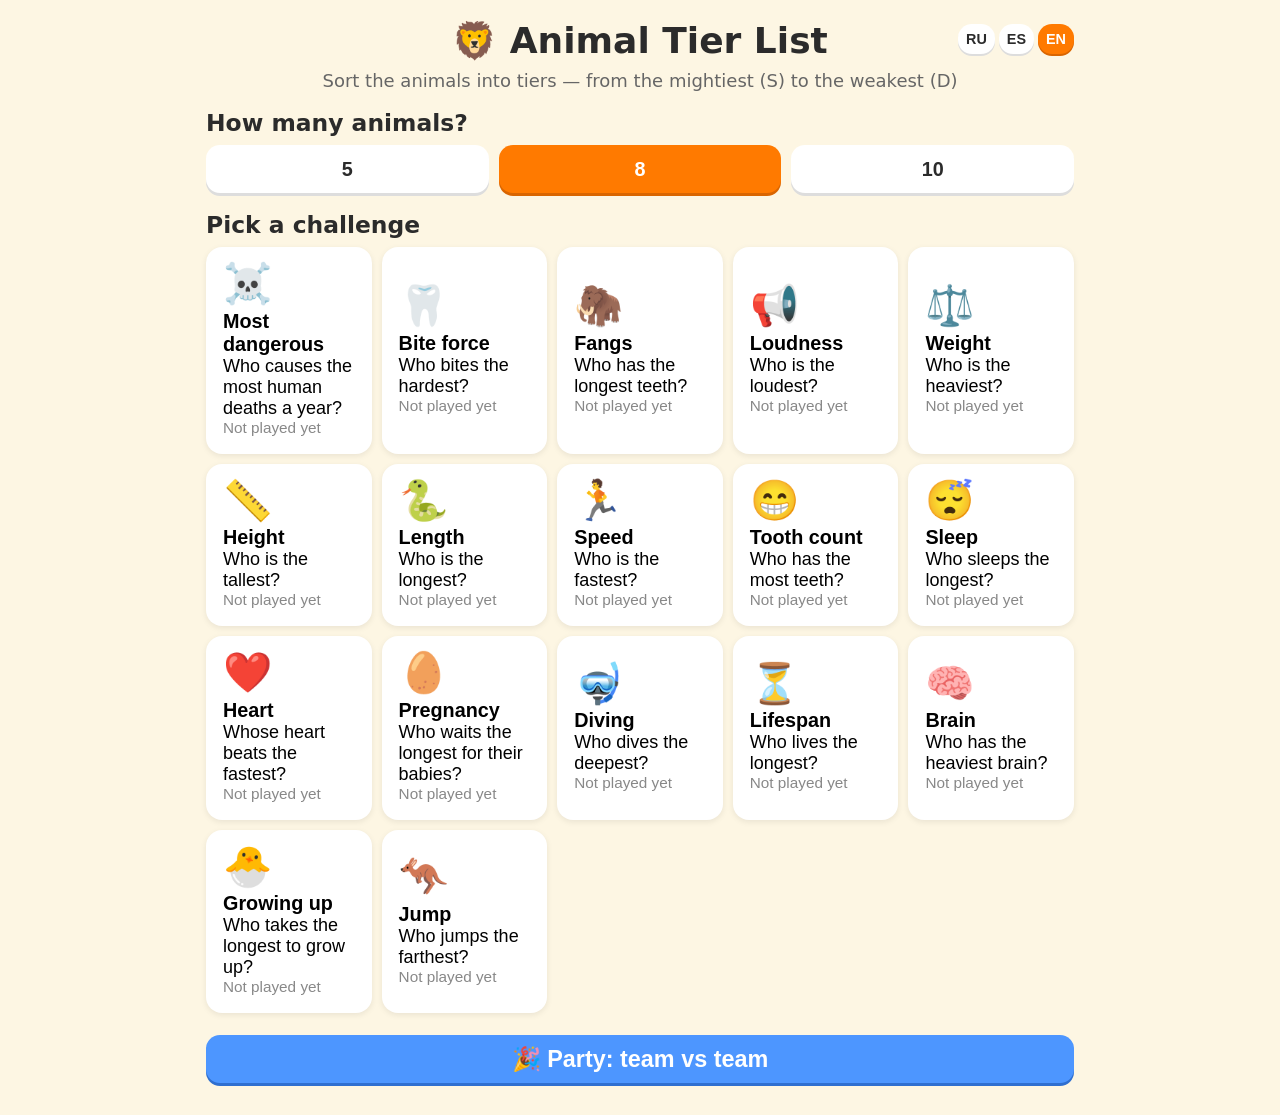
<file: index.html>
<!DOCTYPE html>
<html lang="ru">
<head>
<meta charset="UTF-8">
<meta name="viewport" content="width=device-width, initial-scale=1, maximum-scale=1">
<title>Animal Tier List</title>
<link rel="stylesheet" href="style.css?v=12">
</head>
<body>

<!-- ===== Главный экран: выбор категории и числа животных ===== -->
<section id="home" class="screen">
  <!-- Переключатель языка (i18n.js) -->
  <div id="lang-switch" class="lang"><button class="btn small" data-lang="ru">RU</button><button class="btn small" data-lang="es">ES</button><button class="btn small" data-lang="en">EN</button></div>
  <h1>🦁 Animal Tier List</h1>
  <p class="sub" data-i18n="Расставь животных по уровням — от самых мощных (S) до самых слабых (D)">Расставь животных по уровням — от самых мощных (S) до самых слабых (D)</p>

  <h2 data-i18n="Сколько животных?">Сколько животных?</h2>
  <div id="count-picker" class="row">
    <button class="btn pick" data-n="5">5</button>
    <button class="btn pick active" data-n="8">8</button>
    <button class="btn pick" data-n="10">10</button>
  </div>

  <h2 data-i18n="Выбери задание">Выбери задание</h2>
  <div id="category-list" class="grid"></div>

  <button id="party-btn" class="btn big alt" data-i18n="🎉 Вечеринка: команда на команду">🎉 Вечеринка: команда на команду</button>
</section>

<!-- ===== Вечеринка: настройка команд и выбор режима (party.js) ===== -->
<section id="party" class="screen hidden">
  <header class="topbar"><button id="party-back" class="btn small" data-i18n="← Назад">← Назад</button><h2 data-i18n="🎉 Вечеринка">🎉 Вечеринка</h2><span></span></header>
  <div class="row teams">
    <label><span data-i18n="Команда 1">Команда 1</span><br><input id="team-a" class="inp" maxlength="14" value="🦁 Львы" data-i18n-val="🦁 Львы"></label>
    <label><span data-i18n="Команда 2">Команда 2</span><br><input id="team-b" class="inp" maxlength="14" value="🦈 Акулы" data-i18n-val="🦈 Акулы"></label>
  </div>
  <div id="party-score" class="sub"></div>
  <h2 data-i18n="⚡ Дуэль капитанов">⚡ Дуэль капитанов</h2>
  <p class="sub" data-i18n="По одному от команды к экрану. 10 быстрых вопросов «кто больше?» — кто первый тапнул верно, тот и забрал очко.">По одному от команды к экрану. 10 быстрых вопросов «кто больше?» — кто первый тапнул верно, тот и забрал очко.</p>
  <button id="duel-start" class="btn big" data-i18n="Начать дуэль">Начать дуэль</button>
  <h2 data-i18n="🏆 Команда на команду">🏆 Команда на команду</h2>
  <p class="sub" data-i18n="Обе команды расставляют одних и тех же животных по очереди. Выбери задание:">Обе команды расставляют одних и тех же животных по очереди. Выбери задание:</p>
  <div id="party-cats" class="grid"></div>
</section>

<!-- ===== Дуэль капитанов: два животных, две зоны для тапа ===== -->
<section id="duel-screen" class="screen hidden">
  <div class="duel-top"><span id="duel-sa"></span><b id="duel-q"></b><span id="duel-sb"></span></div>
  <div class="duel-pair">
    <div class="duel-card" id="duel-left"></div>
    <div class="duel-vs">VS</div>
    <div class="duel-card" id="duel-right"></div>
  </div>
  <p id="duel-msg" class="sub"></p>
  <div class="duel-zones">
    <div class="duel-zone" data-team="0"><b id="duel-na"></b><div class="row"><button class="btn big" data-pick="0" data-i18n="◀ левый">◀ левый</button><button class="btn big" data-pick="1" data-i18n="правый ▶">правый ▶</button></div></div>
    <div class="duel-zone" data-team="1"><b id="duel-nb"></b><div class="row"><button class="btn big" data-pick="0" data-i18n="◀ левый">◀ левый</button><button class="btn big" data-pick="1" data-i18n="правый ▶">правый ▶</button></div></div>
  </div>
</section>

<!-- ===== Между ходами команд: передать устройство ===== -->
<section id="handover" class="screen hidden">
  <h1 id="ho-title"></h1>
  <p id="ho-text" class="sub"></p>
  <button id="ho-go" class="btn big" data-i18n="Мы готовы">Мы готовы</button>
</section>

<!-- ===== Игровой экран: тиры сверху, карточки снизу ===== -->
<section id="game" class="screen hidden">
  <header class="topbar">
    <button id="back" class="btn small" data-i18n="← Назад">← Назад</button>
    <h2 id="game-title"></h2>
    <button id="hint" class="btn small" data-i18n="💡 Подсказка">💡 Подсказка</button>
    <button id="sound" class="btn small alt" title="Звук" data-i18n-title="Звук">🔇</button>
  </header>
  <p id="hint-text" class="hint-text hidden"></p>

  <div id="tiers"></div>

  <h3 class="pool-title" data-i18n="Перетащи или тапни карточку, потом тапни уровень">Перетащи или тапни карточку, потом тапни уровень</h3>
  <div id="pool" class="pool"></div>

  <button id="check" class="btn big" disabled data-i18n="Проверить">Проверить</button>
</section>

<!-- ===== Экран «тебя вызвали»: открывается по ссылке #c=… ===== -->
<section id="challenge" class="screen hidden">
  <h1 data-i18n="⚔️ Вызов!">⚔️ Вызов!</h1>
  <p id="ch-text" class="sub"></p>
  <label class="sub"><span data-i18n="Твоё имя">Твоё имя</span><br><input id="ch-name" class="inp" maxlength="20" placeholder="Как тебя зовут?" data-i18n-ph="Как тебя зовут?"></label>
  <button id="ch-accept" class="btn big" data-i18n="Принять вызов">Принять вызов</button>
  <button id="ch-decline" class="btn big alt" data-i18n="Просто поиграть">Просто поиграть</button>
</section>

<!-- ===== Экран результатов: 4 блока сверху вниз ===== -->
<section id="result" class="screen hidden">
  <!-- Блок 0: дуэль — кто победил (только если играли по вызову) -->
  <div id="duel"></div>
  <!-- Блок 1: оценка и тир-лист с ошибками -->
  <h1 id="score-pct"></h1>
  <div id="score-stars" class="stars"></div>
  <p id="score-text"></p>
  <div id="res-tiers"></div>
  <button id="show-answer" class="btn big alt" data-i18n="Показать правильный ответ">Показать правильный ответ</button>
  <!-- Вызов друга: ссылка с теми же животными и порогами -->
  <div id="share"></div>

  <!-- Блок 3: наглядный масштаб — на телефоне идёт первым (CSS order), на компьютере после цифр -->
  <div id="res-visual"></div>

  <!-- Блок 2: реальные цифры -->
  <div id="res-numbers"><h2 data-i18n="📊 Реальные цифры">📊 Реальные цифры</h2><div id="res-chart"></div></div>

  <!-- Блок 4: карточки фактов -->
  <h2 data-i18n="📚 Факты и источники">📚 Факты и источники</h2>
  <div id="res-facts"></div>

  <div class="row">
    <button id="again" class="btn big" data-i18n="Ещё раз">Ещё раз</button>
    <button id="other" class="btn big alt" data-i18n="Другая категория">Другая категория</button>
  </div>
</section>

<script src="data/data.js?v=12"></script>
<script src="i18n.js?v=12"></script>
<script src="game.js?v=12"></script>
<script src="results.js?v=12"></script>
<script src="visual.js?v=12"></script>
<script src="challenge.js?v=12"></script>
<script src="share.js?v=12"></script>
<script src="party.js?v=12"></script>
</body>
</html>
</file>
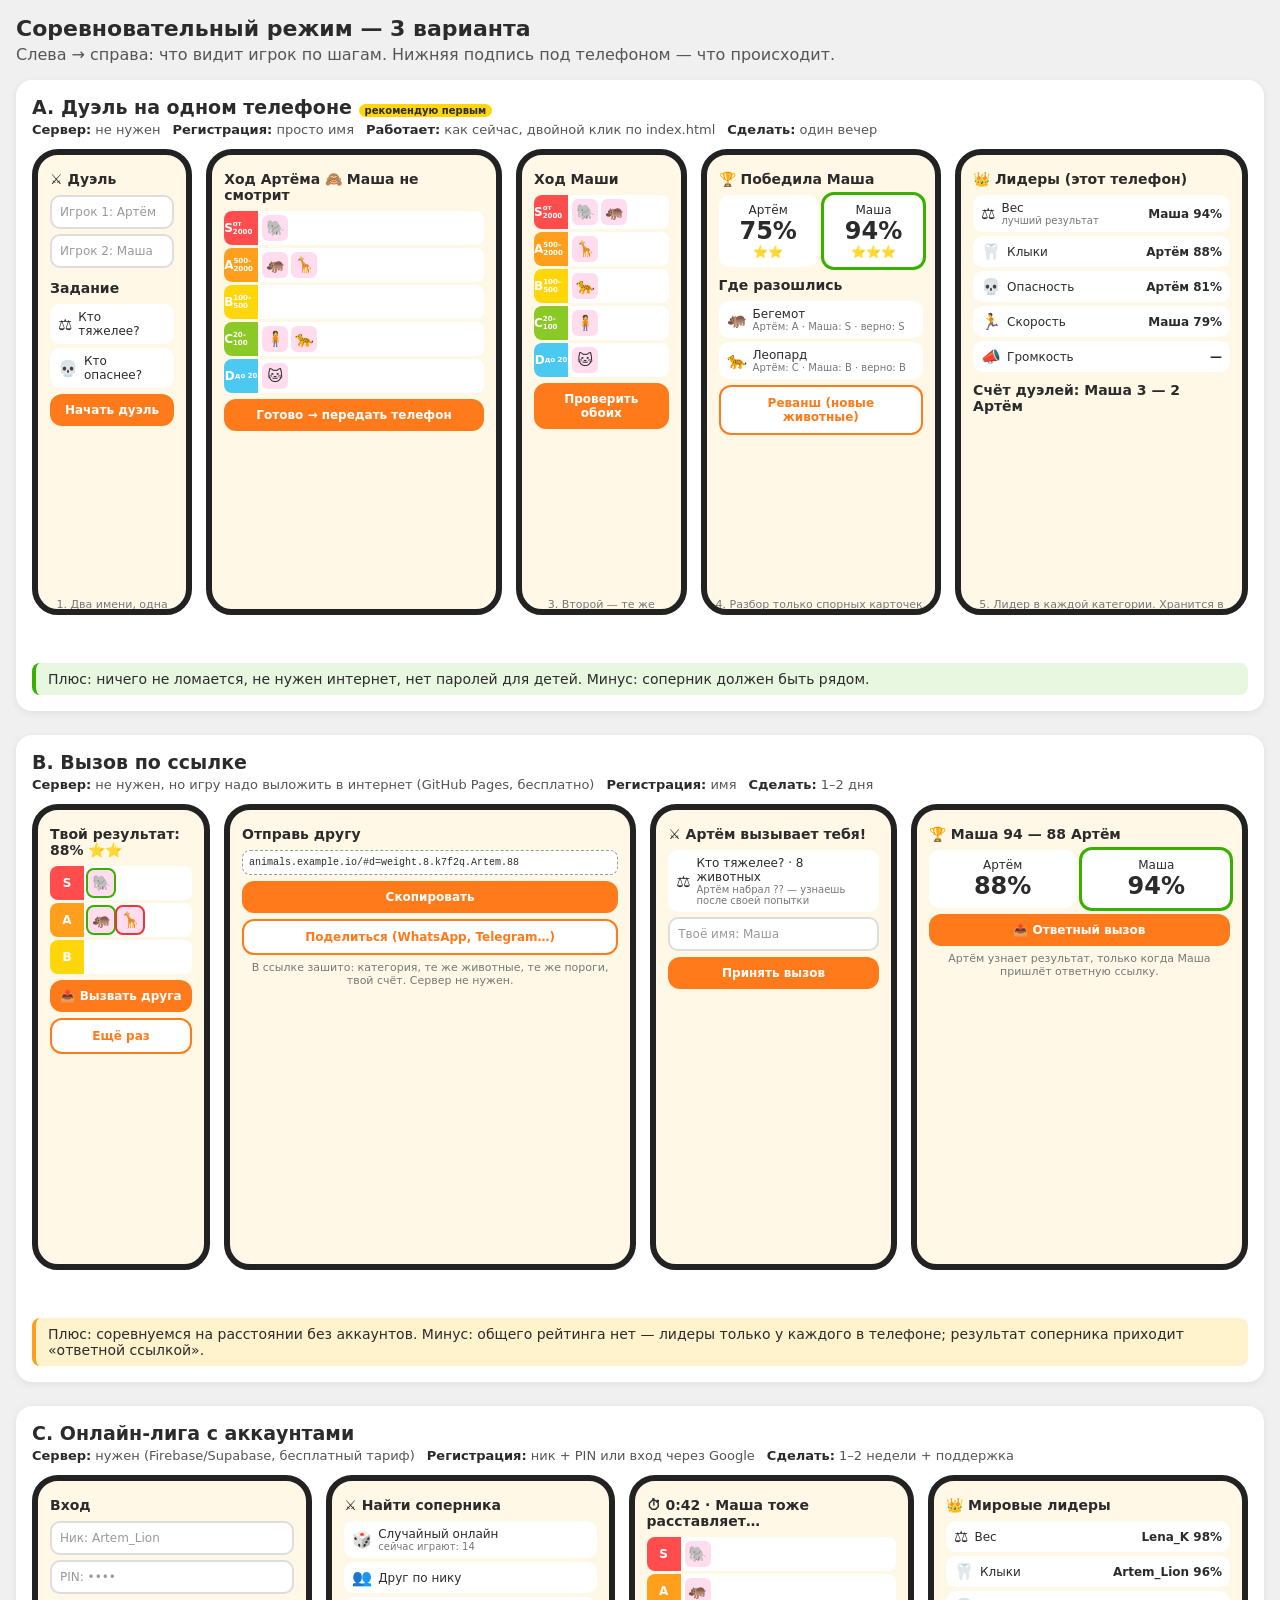
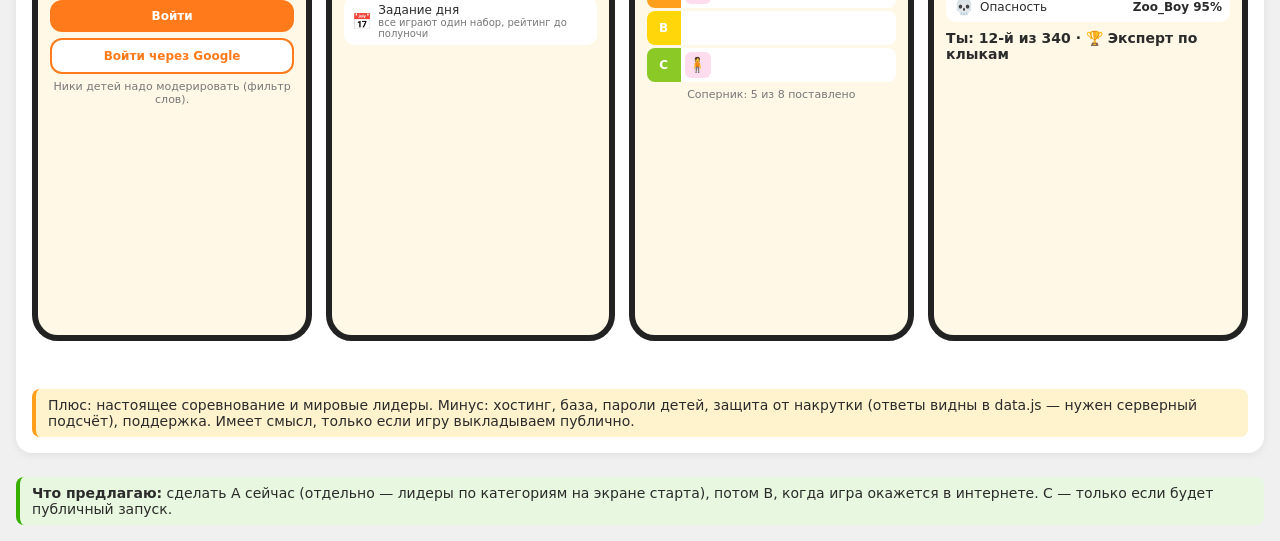
<file: mockups/compete.html>
<!DOCTYPE html>
<html lang="ru"><head><meta charset="UTF-8"><meta name="viewport" content="width=device-width, initial-scale=1">
<title>Макет: соревновательный режим</title>
<style>
:root{--bg:#fff8e7;--ink:#2b2b2b;--card:#fff;--accent:#ff7a1a;--good:#38b000;--bad:#e5383b;--s:#ff4d4d;--a:#ff9f1c;--b:#ffd60a;--c:#8ac926;--d:#4cc9f0}
body{margin:0;font-family:system-ui,Segoe UI,Roboto,sans-serif;background:#f0f0f0;color:var(--ink);padding:16px}
h1{font-size:22px;margin:0 0 4px}
.lead{color:#555;margin:0 0 16px}
.variant{background:#fff;border-radius:16px;padding:16px;margin-bottom:24px;box-shadow:0 2px 8px #0001}
.variant h2{margin:0 0 4px;font-size:19px}
.variant .meta{display:flex;gap:12px;flex-wrap:wrap;font-size:13px;color:#555;margin-bottom:12px}
.variant .meta b{color:var(--ink)}
.phones{display:flex;gap:14px;overflow-x:auto;padding-bottom:8px}
.phone{flex:0 0 230px;height:430px;background:var(--bg);border:6px solid #222;border-radius:26px;padding:12px;font-size:12px;position:relative;overflow:hidden}
.phone .cap{position:absolute;left:0;right:0;bottom:-28px;text-align:center;font-size:11px;color:#777}
.phone-wrap{padding-bottom:30px;position:relative}
.ttl{font-weight:800;font-size:14px;margin:4px 0 8px}
.btn{display:block;background:var(--accent);color:#fff;border-radius:12px;padding:9px;text-align:center;font-weight:700;margin:6px 0}
.btn.alt{background:#fff;color:var(--accent);border:2px solid var(--accent)}
.inp{background:#fff;border:2px solid #ddd;border-radius:10px;padding:8px;margin:5px 0;color:#999}
.tier{display:flex;height:34px;margin:3px 0;border-radius:8px;overflow:hidden;background:#fff}
.tier .l{width:34px;display:flex;align-items:center;justify-content:center;font-weight:900;color:#fff}
.tier .l small{font-size:7px;font-weight:600}
.tier .d{flex:1;display:flex;gap:3px;align-items:center;padding:0 4px}
.chip{width:26px;height:26px;border-radius:6px;background:#fde;display:flex;align-items:center;justify-content:center;font-size:15px}
.chip.ok{outline:2px solid var(--good)}.chip.bad{outline:2px solid var(--bad)}
.vs{display:flex;gap:6px;align-items:stretch}
.vs .p{flex:1;background:#fff;border-radius:10px;padding:8px;text-align:center}
.vs .p .pct{font-size:24px;font-weight:900}
.vs .p.win{outline:3px solid var(--good)}
.lb{background:#fff;border-radius:10px;padding:6px 8px;margin:4px 0;display:flex;justify-content:space-between;align-items:center}
.lb .ic{font-size:16px;margin-right:6px}
.lb .who{flex:1}
.lb .who small{display:block;color:#777;font-size:10px}
.lb .sc{font-weight:800}
.badge{display:inline-block;background:#ffd60a;border-radius:8px;padding:1px 6px;font-size:10px;font-weight:700}
.note{background:#fff3cd;border-left:4px solid var(--a);padding:8px 12px;border-radius:8px;font-size:14px;margin-top:10px}
.tl{font-size:11px;color:#777;text-align:center;margin-top:6px}
.link{background:#fff;border:1px dashed #999;border-radius:8px;padding:6px;font-family:monospace;font-size:10px;word-break:break-all}
.reco{background:#e8f8e0;border-left:4px solid var(--good)}
</style></head><body>
<h1>Соревновательный режим — 3 варианта</h1>
<p class="lead">Слева → справа: что видит игрок по шагам. Нижняя подпись под телефоном — что происходит.</p>

<!-- ===== Вариант A ===== -->
<div class="variant">
  <h2>A. Дуэль на одном телефоне <span class="badge">рекомендую первым</span></h2>
  <div class="meta"><span><b>Сервер:</b> не нужен</span><span><b>Регистрация:</b> просто имя</span><span><b>Работает:</b> как сейчас, двойной клик по index.html</span><span><b>Сделать:</b> один вечер</span></div>
  <div class="phones">
    <div class="phone-wrap"><div class="phone">
      <div class="ttl">⚔️ Дуэль</div>
      <div class="inp">Игрок 1: Артём</div>
      <div class="inp">Игрок 2: Маша</div>
      <div class="ttl" style="margin-top:12px">Задание</div>
      <div class="lb"><span class="ic">⚖️</span><span class="who">Кто тяжелее?</span></div>
      <div class="lb"><span class="ic">💀</span><span class="who">Кто опаснее?</span></div>
      <div class="btn">Начать дуэль</div>
      <div class="cap">1. Два имени, одна категория. Имена запоминаются.</div>
    </div></div>
    <div class="phone-wrap"><div class="phone">
      <div class="ttl">Ход Артёма 🙈 Маша не смотрит</div>
      <div class="tier"><div class="l" style="background:var(--s)">S<small>от 2000</small></div><div class="d"><div class="chip">🐘</div></div></div>
      <div class="tier"><div class="l" style="background:var(--a)">A<small>500–2000</small></div><div class="d"><div class="chip">🦛</div><div class="chip">🦒</div></div></div>
      <div class="tier"><div class="l" style="background:var(--b)">B<small>100–500</small></div><div class="d"></div></div>
      <div class="tier"><div class="l" style="background:var(--c)">C<small>20–100</small></div><div class="d"><div class="chip">🧍</div><div class="chip">🐆</div></div></div>
      <div class="tier"><div class="l" style="background:var(--d)">D<small>до 20</small></div><div class="d"><div class="chip">🐱</div></div></div>
      <div class="btn">Готово → передать телефон</div>
      <div class="cap">2. Первый расставляет те же 8 животных. Тир B пустой — это нормально.</div>
    </div></div>
    <div class="phone-wrap"><div class="phone">
      <div class="ttl">Ход Маши</div>
      <div class="tier"><div class="l" style="background:var(--s)">S<small>от 2000</small></div><div class="d"><div class="chip">🐘</div><div class="chip">🦛</div></div></div>
      <div class="tier"><div class="l" style="background:var(--a)">A<small>500–2000</small></div><div class="d"><div class="chip">🦒</div></div></div>
      <div class="tier"><div class="l" style="background:var(--b)">B<small>100–500</small></div><div class="d"><div class="chip">🐆</div></div></div>
      <div class="tier"><div class="l" style="background:var(--c)">C<small>20–100</small></div><div class="d"><div class="chip">🧍</div></div></div>
      <div class="tier"><div class="l" style="background:var(--d)">D<small>до 20</small></div><div class="d"><div class="chip">🐱</div></div></div>
      <div class="btn">Проверить обоих</div>
      <div class="cap">3. Второй — те же животные, те же пороги. Ответы первого скрыты.</div>
    </div></div>
    <div class="phone-wrap"><div class="phone">
      <div class="ttl">🏆 Победила Маша</div>
      <div class="vs">
        <div class="p"><div>Артём</div><div class="pct">75%</div>⭐⭐</div>
        <div class="p win"><div>Маша</div><div class="pct">94%</div>⭐⭐⭐</div>
      </div>
      <div class="ttl" style="margin-top:10px">Где разошлись</div>
      <div class="lb"><span class="ic">🦛</span><span class="who">Бегемот<small>Артём: A · Маша: S · верно: S</small></span></div>
      <div class="lb"><span class="ic">🐆</span><span class="who">Леопард<small>Артём: C · Маша: B · верно: B</small></span></div>
      <div class="btn alt">Реванш (новые животные)</div>
      <div class="cap">4. Разбор только спорных карточек, потом общий экран с цифрами как сейчас.</div>
    </div></div>
    <div class="phone-wrap"><div class="phone">
      <div class="ttl">👑 Лидеры (этот телефон)</div>
      <div class="lb"><span class="ic">⚖️</span><span class="who">Вес<small>лучший результат</small></span><span class="sc">Маша 94%</span></div>
      <div class="lb"><span class="ic">🦷</span><span class="who">Клыки</span><span class="sc">Артём 88%</span></div>
      <div class="lb"><span class="ic">💀</span><span class="who">Опасность</span><span class="sc">Артём 81%</span></div>
      <div class="lb"><span class="ic">🏃</span><span class="who">Скорость</span><span class="sc">Маша 79%</span></div>
      <div class="lb"><span class="ic">📣</span><span class="who">Громкость</span><span class="sc">—</span></div>
      <div class="ttl" style="margin-top:10px">Счёт дуэлей: Маша 3 — 2 Артём</div>
      <div class="cap">5. Лидер в каждой категории. Хранится в телефоне (localStorage), как сейчас лучший счёт.</div>
    </div></div>
  </div>
  <div class="note reco">Плюс: ничего не ломается, не нужен интернет, нет паролей для детей. Минус: соперник должен быть рядом.</div>
</div>

<!-- ===== Вариант B ===== -->
<div class="variant">
  <h2>B. Вызов по ссылке</h2>
  <div class="meta"><span><b>Сервер:</b> не нужен, но игру надо выложить в интернет (GitHub Pages, бесплатно)</span><span><b>Регистрация:</b> имя</span><span><b>Сделать:</b> 1–2 дня</span></div>
  <div class="phones">
    <div class="phone-wrap"><div class="phone">
      <div class="ttl">Твой результат: 88% ⭐⭐</div>
      <div class="tier"><div class="l" style="background:var(--s)">S</div><div class="d"><div class="chip ok">🐘</div></div></div>
      <div class="tier"><div class="l" style="background:var(--a)">A</div><div class="d"><div class="chip ok">🦛</div><div class="chip bad">🦒</div></div></div>
      <div class="tier"><div class="l" style="background:var(--b)">B</div><div class="d"></div></div>
      <div class="btn">📤 Вызвать друга</div>
      <div class="btn alt">Ещё раз</div>
      <div class="cap">1. Сыграл сам → кнопка «вызвать».</div>
    </div></div>
    <div class="phone-wrap"><div class="phone">
      <div class="ttl">Отправь другу</div>
      <div class="link">animals.example.io/#d=weight.8.k7f2q.Artem.88</div>
      <div class="btn">Скопировать</div>
      <div class="btn alt">Поделиться (WhatsApp, Telegram…)</div>
      <div class="tl">В ссылке зашито: категория, те же животные, те же пороги, твой счёт. Сервер не нужен.</div>
      <div class="cap">2. Ссылка — это и есть «вызов».</div>
    </div></div>
    <div class="phone-wrap"><div class="phone">
      <div class="ttl">⚔️ Артём вызывает тебя!</div>
      <div class="lb"><span class="ic">⚖️</span><span class="who">Кто тяжелее? · 8 животных<small>Артём набрал ?? — узнаешь после своей попытки</small></span></div>
      <div class="inp">Твоё имя: Маша</div>
      <div class="btn">Принять вызов</div>
      <div class="cap">3. Друг открывает ссылку, играет тот же набор.</div>
    </div></div>
    <div class="phone-wrap"><div class="phone">
      <div class="ttl">🏆 Маша 94 — 88 Артём</div>
      <div class="vs">
        <div class="p"><div>Артём</div><div class="pct">88%</div></div>
        <div class="p win"><div>Маша</div><div class="pct">94%</div></div>
      </div>
      <div class="btn">📤 Ответный вызов</div>
      <div class="tl">Артём узнает результат, только когда Маша пришлёт ответную ссылку.</div>
      <div class="cap">4. Сравнение. Пинг-понг ссылками.</div>
    </div></div>
  </div>
  <div class="note">Плюс: соревнуемся на расстоянии без аккаунтов. Минус: общего рейтинга нет — лидеры только у каждого в телефоне; результат соперника приходит «ответной ссылкой».</div>
</div>

<!-- ===== Вариант C ===== -->
<div class="variant">
  <h2>C. Онлайн-лига с аккаунтами</h2>
  <div class="meta"><span><b>Сервер:</b> нужен (Firebase/Supabase, бесплатный тариф)</span><span><b>Регистрация:</b> ник + PIN или вход через Google</span><span><b>Сделать:</b> 1–2 недели + поддержка</span></div>
  <div class="phones">
    <div class="phone-wrap"><div class="phone">
      <div class="ttl">Вход</div>
      <div class="inp">Ник: Artem_Lion</div>
      <div class="inp">PIN: ••••</div>
      <div class="btn">Войти</div>
      <div class="btn alt">Войти через Google</div>
      <div class="tl">Ники детей надо модерировать (фильтр слов).</div>
      <div class="cap">1. Аккаунт.</div>
    </div></div>
    <div class="phone-wrap"><div class="phone">
      <div class="ttl">⚔️ Найти соперника</div>
      <div class="lb"><span class="ic">🎲</span><span class="who">Случайный онлайн<small>сейчас играют: 14</small></span></div>
      <div class="lb"><span class="ic">👥</span><span class="who">Друг по нику</span></div>
      <div class="lb"><span class="ic">📅</span><span class="who">Задание дня<small>все играют один набор, рейтинг до полуночи</small></span></div>
      <div class="cap">2. Живая дуэль или «задание дня» (как Wordle).</div>
    </div></div>
    <div class="phone-wrap"><div class="phone">
      <div class="ttl">⏱ 0:42 · Маша тоже расставляет…</div>
      <div class="tier"><div class="l" style="background:var(--s)">S</div><div class="d"><div class="chip">🐘</div></div></div>
      <div class="tier"><div class="l" style="background:var(--a)">A</div><div class="d"><div class="chip">🦛</div></div></div>
      <div class="tier"><div class="l" style="background:var(--b)">B</div><div class="d"></div></div>
      <div class="tier"><div class="l" style="background:var(--c)">C</div><div class="d"><div class="chip">🧍</div></div></div>
      <div class="tl">Соперник: 5 из 8 поставлено</div>
      <div class="cap">3. Одновременно, с таймером и прогрессом соперника.</div>
    </div></div>
    <div class="phone-wrap"><div class="phone">
      <div class="ttl">👑 Мировые лидеры</div>
      <div class="lb"><span class="ic">⚖️</span><span class="who">Вес</span><span class="sc">Lena_K 98%</span></div>
      <div class="lb"><span class="ic">🦷</span><span class="who">Клыки</span><span class="sc">Artem_Lion 96%</span></div>
      <div class="lb"><span class="ic">💀</span><span class="who">Опасность</span><span class="sc">Zoo_Boy 95%</span></div>
      <div class="ttl" style="margin-top:8px">Ты: 12-й из 340 · 🏆 Эксперт по клыкам</div>
      <div class="cap">4. Общий рейтинг по каждой категории, звания.</div>
    </div></div>
  </div>
  <div class="note">Плюс: настоящее соревнование и мировые лидеры. Минус: хостинг, база, пароли детей, защита от накрутки (ответы видны в data.js — нужен серверный подсчёт), поддержка. Имеет смысл, только если игру выкладываем публично.</div>
</div>

<div class="note reco"><b>Что предлагаю:</b> сделать A сейчас (отдельно — лидеры по категориям на экране старта), потом B, когда игра окажется в интернете. C — только если будет публичный запуск.</div>
</body></html>
</file>
<file: style.css>
/* ===== Оформление. Цвета тиров: S — красный, A — оранжевый, B — жёлтый, C — зелёный, D — синий ===== */
:root {
  --bg: #fdf6e3;
  --card: #ffffff;
  --text: #2b2b2b;
  --accent: #ff7a00;
  --accent-dark: #d96500;
  --tier-S: #ff5c5c;
  --tier-A: #ff9f43;
  --tier-B: #ffd93d;
  --tier-C: #6bcb77;
  --tier-D: #4d96ff;
}

* { box-sizing: border-box; }
html, body { margin: 0; background: var(--bg); color: var(--text);
  font-family: "Segoe UI", system-ui, Arial, sans-serif; font-size: 18px; }
body { padding: 12px 16px 32px; max-width: 900px; margin: 0 auto; }
h1 { font-size: 2rem; margin: 8px 0; text-align: center; }
h2 { font-size: 1.3rem; margin: 18px 0 8px; }
h3 { font-size: 1rem; margin: 14px 0 6px; color: #666; font-weight: normal; }
.sub { text-align: center; color: #666; margin: 0 0 12px; }
.hidden { display: none !important; }

/* Кнопки — минимум 48px, чтобы попадать пальцем */
.btn { min-height: 48px; min-width: 48px; padding: 10px 18px; border: 0; border-radius: 14px;
  background: var(--accent); color: #fff; font-size: 1.1rem; font-weight: 700; cursor: pointer;
  box-shadow: 0 3px 0 var(--accent-dark); touch-action: manipulation; }
.btn:active { transform: translateY(2px); box-shadow: 0 1px 0 var(--accent-dark); }
.btn:disabled { background: #ccc; box-shadow: 0 3px 0 #aaa; cursor: default; }
.btn.alt { background: #4d96ff; box-shadow: 0 3px 0 #2f6fd0; }
.btn.small { font-size: 0.95rem; padding: 8px 12px; }
.btn.big { width: 100%; font-size: 1.3rem; margin-top: 14px; }
.btn.pick { background: #fff; color: var(--text); box-shadow: 0 3px 0 #ddd; flex: 1; }
.btn.pick.active { background: var(--accent); color: #fff; box-shadow: 0 3px 0 var(--accent-dark); }
.row { display: flex; gap: 10px; }
.row .btn.big { flex: 1; }

/* Список категорий на главном экране */
.grid { display: grid; grid-template-columns: repeat(auto-fill, minmax(160px, 1fr)); gap: 10px; }
.cat { background: var(--card); border-radius: 16px; padding: 14px; cursor: pointer; border: 3px solid transparent;
  box-shadow: 0 2px 6px rgba(0,0,0,.08); min-height: 48px; text-align: left; font-size: 1rem; }
.cat:hover { border-color: var(--accent); }
.cat b { display: block; font-size: 1.1rem; }
.cat .best { color: #888; font-size: 0.85rem; }
.cat.disabled { opacity: .45; cursor: default; }
.cat .cat-icon { font-size: 2.2rem; line-height: 1; margin-bottom: 6px; }
.cat.expert { border-color: #ffb703; background: #fff8e1; }
.cat.expert .best { color: #b8860b; font-weight: 700; }

/* Игровой экран */
.topbar { display: flex; align-items: center; justify-content: space-between; gap: 8px; }
.topbar h2 { margin: 0; font-size: 1.1rem; text-align: center; flex: 1; }
.hint-text { background: #fff7d6; border-radius: 12px; padding: 10px 14px; margin: 8px 0; }

#tiers { display: flex; flex-direction: column; gap: 6px; margin-top: 10px; }
.tier { display: flex; min-height: 92px; border-radius: 12px; background: var(--card);
  box-shadow: 0 2px 6px rgba(0,0,0,.08); overflow: hidden; }
.tier-label { width: 84px; flex: 0 0 84px; display: flex; flex-direction: column; align-items: center; justify-content: center;
  font-size: 1.8rem; font-weight: 900; color: #fff; line-height: 1; }
.tier-label small { font-size: 0.62rem; font-weight: 600; text-align: center; line-height: 1.15; margin-top: 4px; opacity: .95; }
.tier-drop { flex: 1; display: flex; flex-wrap: wrap; gap: 6px; padding: 6px; align-content: flex-start; }
.tier.over .tier-drop, .tier.target .tier-drop { background: #fff3e0; outline: 3px dashed var(--accent); outline-offset: -3px; }

.pool { display: flex; flex-wrap: wrap; gap: 8px; min-height: 92px; padding: 8px; background: #efe6cf; border-radius: 12px; }
.pool-title { text-align: center; }

/* Карточка животного */
.card { width: 76px; height: 80px; border-radius: 12px; background: #fff; border: 2px solid #e5dcc3;
  display: flex; flex-direction: column; align-items: center; justify-content: center; gap: 2px;
  cursor: grab; user-select: none; -webkit-user-select: none; touch-action: none; }
.card .pic { font-size: 2rem; line-height: 1; width: 100%; flex: 1; display: flex; align-items: center; justify-content: center; overflow: hidden; }
.card .pic img { width: 100%; height: 100%; object-fit: cover; border-radius: 9px 9px 0 0; pointer-events: none; }
.card:has(img) { padding: 0; justify-content: flex-start; height: 88px; }
.card:has(img) .name { padding: 2px; }

/* Попап с фото и фактами */
.modal { position: fixed; inset: 0; background: rgba(0,0,0,.55); display: flex; align-items: center; justify-content: center; padding: 12px; z-index: 200; }
.modal-box { background: var(--card); border-radius: 18px; max-width: 520px; width: 100%; max-height: 92vh; overflow: auto; padding: 0 0 14px; }
.modal-box img { width: 100%; max-height: 320px; object-fit: cover; border-radius: 18px 18px 0 0; }
.modal-box .body { padding: 10px 18px; }
.modal-box h2 { margin: 4px 0; }
.modal-box .credit { font-size: 0.7rem; color: #999; }
.modal-box .close { float: right; margin: 8px; }
.card .name { font-size: 0.68rem; text-align: center; line-height: 1.1; padding: 0 2px; }
.card.selected { border-color: var(--accent); box-shadow: 0 0 0 3px rgba(255,122,0,.35); transform: scale(1.06); }
.card.locked { cursor: default; background: #e9f3ff; border-color: #4d96ff; }
.card.dragging { position: fixed; z-index: 100; pointer-events: none; opacity: .9; transform: scale(1.1); }
.card.ghost { opacity: .3; }

/* Результат */
#score-pct { font-size: 4rem; margin: 20px 0 0; }
.stars { text-align: center; font-size: 2.5rem; }
#score-text { text-align: center; }
#res-tiers { display: flex; flex-direction: column; gap: 6px; }
#res-tiers .card { cursor: default; position: relative; }
.card.wrong { border-color: var(--accent); background: #fff1e0; }
.card .arrow { position: absolute; bottom: -2px; right: -2px; background: var(--accent); color: #fff;
  font-size: 0.7rem; font-weight: 700; padding: 1px 5px; border-radius: 8px 0 10px 0; }
.small { font-size: 0.8rem; color: #777; margin: 4px 0; }
@keyframes pop { 0% { transform: scale(1); } 50% { transform: scale(1.18); } 100% { transform: scale(1); } }
.card.flash-ok { border-color: #2e9e4f; background: #e6f7eb; animation: pop .4s; }
.card.flash-bad { border-color: #e03131; background: #ffe3e3; animation: pop .4s; }

/* Столбиковая диаграмма */
.bar-row { display: grid; grid-template-columns: 150px 1fr 190px; gap: 8px; align-items: center; padding: 6px 8px; border-radius: 10px; }
.bar-name { font-weight: 600; font-size: 0.95rem; }
.bar-track { position: relative; height: 34px; }
.bar { height: 22px; background: var(--accent); border-radius: 0 8px 8px 0; }
.bar.max { height: 6px; background: #ffd1a6; margin-top: 2px; }
.bar-row.human .bar { background: #4d96ff; }
.bar-row.human .bar.max { background: #bcd4ff; }
.bar-val { font-size: 0.85rem; line-height: 1.2; }
.bar-val b { font-size: 1rem; }
.bar-val .how { color: #555; }

/* Карточки фактов */
.fact { background: var(--card); border-radius: 12px; padding: 8px 14px; margin: 6px 0; box-shadow: 0 2px 6px rgba(0,0,0,.08); }
.fact summary { cursor: pointer; font-weight: 700; font-size: 1.05rem; min-height: 40px; display: flex; align-items: center; gap: 8px; }
.fact summary i { font-weight: normal; color: #888; font-size: 0.85rem; }
.fact a { color: #2f6fd0; }

/* Блок 3: наглядный масштаб */
.mini { width: 64px; height: 64px; object-fit: cover; border-radius: 10px; vertical-align: middle; display: inline-block; font-size: 2.4rem; line-height: 64px; text-align: center; }
.v-label { font-size: 0.8rem; text-align: center; line-height: 1.15; }
.v-zoom { height: 440px; overflow: auto; background: #faf3dd; border-radius: 12px; touch-action: none; cursor: grab; scrollbar-width: thin; }
.v-scene { display: flex; align-items: flex-end; gap: 14px; padding: 12px; min-height: 100%; box-sizing: border-box; width: max-content; border-bottom: 6px solid #d8c9a3; }
.v-item { display: flex; flex-direction: column; align-items: center; gap: 4px; cursor: pointer; border-radius: 10px; padding: 2px; flex: 0 0 auto; }
.v-item .v-label { white-space: normal; width: 90px; }
.v-fig img, .v-fig span { width: 100%; height: 100%; object-fit: cover; border-radius: 8px; display: block; font-size: 1.4rem; text-align: center; }
.v-fig { min-width: 4px; min-height: 4px; }
.v-item.human .v-fig img { outline: 3px solid #4d96ff; }
.v-tooth { display: block; }
.v-item .v-label .mini { width: 44px; height: 44px; }
.v-row, .v-life { padding: 8px; border-radius: 10px; margin: 4px 0; cursor: pointer; }
.v-head { font-size: 0.95rem; margin-bottom: 4px; }
.v-icons { font-size: 1.1rem; line-height: 1.3; word-break: break-all; }
.v-icons .mini { width: 22px; height: 22px; border-radius: 4px; line-height: 22px; font-size: 1rem; }
.v-head .mini { width: 48px; height: 48px; }
.v-track { background: #efe6cf; border-radius: 12px; padding: 8px; }
.v-lane { position: relative; height: 72px; border-bottom: 1px dashed #c9b991; }
.v-lane.human { background: #e9f3ff; }
.v-runner { position: absolute; left: 0; top: 4px; }
.v-lane-label { position: absolute; right: 6px; top: 26px; font-size: 0.8rem; color: #666; background: rgba(255,255,255,.7); padding: 2px 6px; border-radius: 6px; }
.v-life.human { background: #e9f3ff; }
.v-line { position: relative; height: 14px; background: #eee; border-radius: 7px; }
.v-fill { height: 100%; background: var(--accent); border-radius: 7px; }
.v-life.human .v-fill { background: #4d96ff; }
.v-max { position: absolute; top: -3px; width: 3px; height: 20px; background: #c77; }
.v-ruler-wrap { padding: 250px 0; overflow-x: auto; }
.v-ruler { position: relative; height: 0; margin: 0 40px; border-top: 3px solid #8d6e4b; }
.v-mark { position: absolute; transform: translateX(-50%); display: flex; flex-direction: column; align-items: center; cursor: pointer; width: 96px; }
.v-ruler { min-width: 700px; }  /* на телефоне линейка прокручивается вбок, иначе всё слипается */
.v-mark::before { content: ""; width: 2px; background: #8d6e4b; position: absolute; left: 50%; }
.v-mark.up, .v-mark.up2, .v-mark.up3 { bottom: 0; flex-direction: column-reverse; }
.v-mark.down, .v-mark.down2, .v-mark.down3 { top: 0; }
.v-mark.up { padding-bottom: 10px; }  .v-mark.up2 { padding-bottom: 90px; }  .v-mark.up3 { padding-bottom: 170px; }
.v-mark.down { padding-top: 10px; }   .v-mark.down2 { padding-top: 90px; }   .v-mark.down3 { padding-top: 170px; }
.v-mark.up::before, .v-mark.up2::before, .v-mark.up3::before { bottom: 0; height: 100%; z-index: -1; }
.v-mark.down::before, .v-mark.down2::before, .v-mark.down3::before { top: 0; height: 100%; z-index: -1; }
.v-mark .mini, .v-mark .v-label { background: var(--bg); border-radius: 6px; }
.v-mark.human .mini { outline: 3px solid #4d96ff; }

/* Подсветка одного животного во всех блоках */
.hl { outline: 3px solid #ffb703; outline-offset: 1px; background: #fff7d6; }

/* Порядок блоков результата: на компьютере цифры → наглядно, на телефоне наглядно → цифры */
#result { display: flex; flex-direction: column; }
#res-visual { order: 2; }
#res-numbers { order: 1; }
#res-facts, #result > h2, #result > .row { order: 3; }
@media (max-width: 600px) {
  #res-visual { order: 1; }
  #res-numbers { order: 2; }
  .bar-row { grid-template-columns: 1fr; gap: 2px; }
  .bar-track { height: 26px; }
}

@media (max-width: 420px) {
  body { padding: 8px 10px 24px; font-size: 16px; }
  .tier { min-height: 72px; }
  .tier-label { width: 66px; flex-basis: 66px; font-size: 1.3rem; }
  .tier-label small { font-size: 0.55rem; }
  .tier-drop { gap: 4px; padding: 4px; }
  .pool { padding: 6px; gap: 6px; }
  .card { width: 60px; height: 62px; }
  .card { width: 64px; height: 70px; }
  .card .pic { font-size: 1.6rem; }
  .card .name { font-size: 0.6rem; }
  .topbar h2 { font-size: 0.95rem; }
}

/* ---- Вызов по ссылке (challenge.js) ---- */
.inp { width: 100%; box-sizing: border-box; font: inherit; font-size: 1.1rem; padding: 10px 12px; border: 2px solid #ddd; border-radius: 12px; margin-top: 4px; }
.duel { background: #fff; border-radius: 16px; padding: 12px; margin: 8px 0; text-align: center; font-size: 1.2rem; border: 3px solid #ddd; }
.duel.win { border-color: #38b000; } .duel.lose { border-color: #e5383b; }
.duel .vs { display: flex; gap: 10px; margin-top: 8px; }
.duel .p { flex: 1; background: #f6f6f6; border-radius: 12px; padding: 8px; }
.duel .p.top { background: #e8f8e0; }
.duel .pct { font-size: 1.8rem; font-weight: 900; }
.link-box { background: #fff; border: 2px dashed #aaa; border-radius: 12px; padding: 8px 10px; font-family: monospace; font-size: 0.8rem; word-break: break-all; margin: 8px 0; }
.warn { background: #ffe5e5; border-radius: 12px; padding: 8px 12px; }
#share { margin-top: 10px; }

/* ---- Вечеринка (party.js) ---- */
.teams label { flex: 1; font-size: 0.9rem; color: #666; }
#party-btn { margin-top: 22px; }
.duel-top { display: flex; align-items: center; justify-content: space-between; gap: 8px; font-size: 1.1rem; }
.duel-top span { background: #fff; border-radius: 12px; padding: 6px 16px; font-weight: 900; font-size: 1.6rem; min-width: 56px; text-align: center; }
.duel-top b { flex: 1; text-align: center; }
.duel-pair { display: flex; align-items: center; gap: 8px; margin: 12px 0; }
.duel-card { flex: 1; background: #fff; border-radius: 16px; border: 4px solid #e5dcc3; padding: 8px; text-align: center; min-height: 180px;
  display: flex; flex-direction: column; align-items: center; justify-content: center; gap: 6px; transition: transform .2s; }
.duel-card img { width: 100%; max-width: 220px; aspect-ratio: 1; object-fit: cover; border-radius: 12px; }
.duel-card .emo { font-size: 4rem; }
.duel-card.win { border-color: #2e9e4f; background: #e6f7eb; transform: scale(1.04); }
.duel-card.lose { border-color: #e03131; background: #ffe3e3; opacity: .7; }
.duel-vs { font-weight: 900; color: #999; }
.duel-zones { display: flex; gap: 10px; margin-top: 8px; }
.duel-zone { flex: 1; background: #fff; border-radius: 16px; padding: 10px; text-align: center; touch-action: manipulation; }
.duel-zone .btn { margin-top: 8px; font-size: 1rem; padding: 10px 6px; }
.duel-zone.off { opacity: .45; pointer-events: none; }
@media (max-width: 600px) { .duel-zone .row { flex-direction: column; gap: 6px; } .duel-card { min-height: 140px; } }
.trust { font-size: 0.78rem; border-radius: 8px; padding: 1px 6px; background: #eef; white-space: nowrap; }
.trust.e { background: #fff3cd; } .trust.q { background: #ffe3e3; }

/* Переключатель языка на главном экране (i18n.js) */
#home { position: relative; }
.lang { position: absolute; top: 0; right: 0; display: flex; gap: 4px; }
.lang .btn { min-height: 30px; min-width: 0; padding: 4px 8px; font-size: 0.8rem; background: #fff; color: var(--text); box-shadow: 0 2px 0 #ddd; }
.lang .btn.active { background: var(--accent); color: #fff; box-shadow: 0 2px 0 var(--accent-dark); }
</file>
